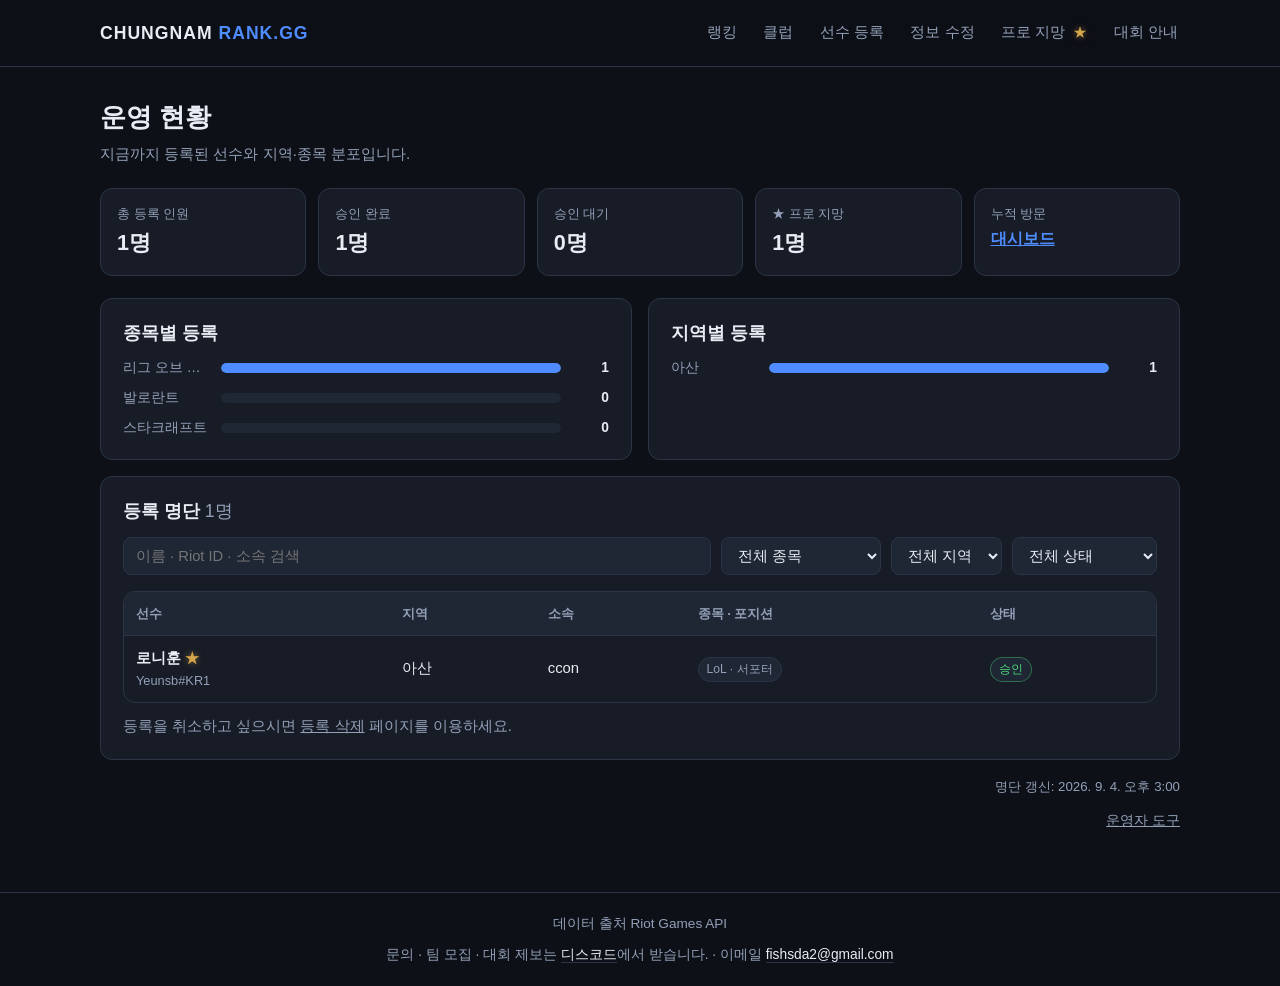
<file: admin.html>
<!DOCTYPE html>
<html lang="ko">
<head>
<meta charset="UTF-8">
<meta name="viewport" content="width=device-width, initial-scale=1">
<title>운영 현황 — 충남 아마추어 랭킹</title>
<meta name="robots" content="noindex">
<meta name="description" content="지금까지 등록된 선수와 지역·종목 분포입니다.">
<meta property="og:type" content="website">
<meta property="og:site_name" content="CHUNGNAM RANK.GG">
<meta property="og:locale" content="ko_KR">
<meta property="og:title" content="운영 현황 — 충남 아마추어 랭킹">
<meta property="og:description" content="지금까지 등록된 선수와 지역·종목 분포입니다.">
<meta property="og:url" content="https://fishsda2-alt.github.io/cne-arena/admin.html">
<meta property="og:image" content="https://fishsda2-alt.github.io/cne-arena/assets/og.png">
<meta property="og:image:width" content="1200">
<meta property="og:image:height" content="630">
<meta name="twitter:card" content="summary_large_image">
<link rel="canonical" href="https://fishsda2-alt.github.io/cne-arena/admin.html">
<link rel="stylesheet" href="css/style.css">
</head>
<body>

<header class="site-header">
  <div class="container">
    <a class="logo" href="index.html">CHUNGNAM <span>RANK.GG</span></a>
    <nav>
      <a href="index.html">랭킹</a>
      <a href="teams.html">클럽</a>
      <a href="register.html">선수 등록</a>
      <a href="edit.html">정보 수정</a>
      <a href="pro.html">프로 지망 <span class="star">★</span></a>
      <a href="events.html">대회 안내</a>
    </nav>
  </div>
</header>

<main>
  <div class="container">
    <div class="page-title">
      <h1>운영 현황</h1>
      <p>지금까지 등록된 선수와 지역·종목 분포입니다.</p>
    </div>

    <!-- ── 요약 ──────────────────────────────────────────── -->
    <section class="stats">
      <div class="stat"><div class="k">총 등록 인원</div><div class="v" id="sTotal">-</div></div>
      <div class="stat"><div class="k">승인 완료</div><div class="v" id="sApproved">-</div></div>
      <div class="stat"><div class="k">승인 대기</div><div class="v" id="sPending">-</div></div>
      <div class="stat"><div class="k">★ 프로 지망</div><div class="v" id="sPro">-</div></div>
      <div class="stat"><div class="k">누적 방문</div><div class="v small" id="sVisits">미설정</div></div>
    </section>

    <div class="grid-2 admin-grid">
      <section class="card">
        <h2>종목별 등록</h2>
        <div id="byGame" class="bars"></div>
      </section>

      <section class="card">
        <h2>지역별 등록</h2>
        <div id="byRegion" class="bars"></div>
      </section>
    </div>

    <!-- ── 관리 키 (운영자 도구를 열었을 때만 보입니다) ───── -->
    <section class="card manage-only">
      <h2>관리 키</h2>
      <p>★ 표시와 승인을 바꾸려면 관리 키가 필요합니다.
        입력한 키는 <strong>이 탭에서만</strong> 기억하고, 창을 닫으면 사라집니다.</p>
      <div class="field" style="margin-top:12px">
        <label for="fKey">관리 키</label>
        <input type="password" id="fKey" autocomplete="off" placeholder="Apps Script 속성에 넣어둔 값">
      </div>
      <div class="btn-row">
        <button class="btn" id="keyBtn" type="button">이 탭에서 기억하기</button>
        <button class="btn ghost" id="keyClear" type="button">지우기</button>
      </div>
      <p class="copied" id="keyMsg"></p>
    </section>

    <!-- ── 대회 제보 승인 (운영자 도구를 열었을 때만) ───── -->
    <section class="card manage-only" id="eventQueue">
      <h2>대회 제보 <span id="evCount" style="font-weight:400; color:var(--text-dim)"></span></h2>
      <p>사이트에서 들어온 제보입니다. <strong>승인해야 대회 안내에 나옵니다.</strong>
        접수 링크와 포스터를 눌러 확인한 뒤 처리하세요.</p>
      <div id="evQueueList" class="ev-list" style="margin-top:12px"></div>
      <div class="result-box" id="evAdminOk"><h3>처리했습니다</h3><p id="evAdminOkMsg"></p></div>
      <div class="result-box error" id="evAdminNg"><h3>처리하지 못했습니다</h3><p id="evAdminNgMsg"></p></div>
    </section>

    <!-- ── 명단 ──────────────────────────────────────────── -->
    <section class="card">
      <h2>등록 명단 <span id="count" style="font-weight:400; color:var(--text-dim)"></span></h2>

      <div class="controls" style="margin-top:12px">
        <input type="search" id="q" placeholder="이름 · Riot ID · 소속 검색">
        <select id="fGame"><option value="">전체 종목</option></select>
        <select id="fRegion"><option value="">전체 지역</option></select>
        <select id="fState">
          <option value="">전체 상태</option>
          <option value="pending">승인 대기만</option>
          <option value="pro">★ 프로 지망만</option>
        </select>
      </div>

      <div class="table-wrap">
        <table>
          <thead>
            <tr>
              <th>선수</th>
              <th class="hide-sm">지역</th>
              <th class="hide-sm">소속</th>
              <th>종목 · 포지션</th>
              <th>상태</th>
              <th class="manage-only">관리</th>
            </tr>
          </thead>
          <tbody id="tbody"></tbody>
        </table>
        <div class="empty" id="empty">불러오는 중…</div>
      </div>

      <div class="result-box" id="okBox"><h3>처리했습니다</h3><p id="okMsg"></p></div>
      <div class="result-box error" id="ngBox"><h3>처리하지 못했습니다</h3><p id="ngMsg"></p></div>

      <p class="foot-note">
        등록을 취소하고 싶으시면 <a href="remove.html">등록 삭제</a> 페이지를 이용하세요.
      </p>
    </section>

    <p class="updated" id="updated"></p>

    <p class="foot-note" style="text-align:right">
      <a href="#" id="manageToggle">운영자 도구</a>
    </p>
  </div>
</main>

<footer class="site-footer">
  <div class="container">
    <p>데이터 출처 Riot Games API</p>
    <p class="footer-contact" id="footerContact"></p>
  </div>
</footer>

<script src="js/config.js"></script>
<script src="js/analytics.js"></script>
<script src="js/site.js"></script>
<script src="js/admin.js"></script>
</body>
</html>
</file>
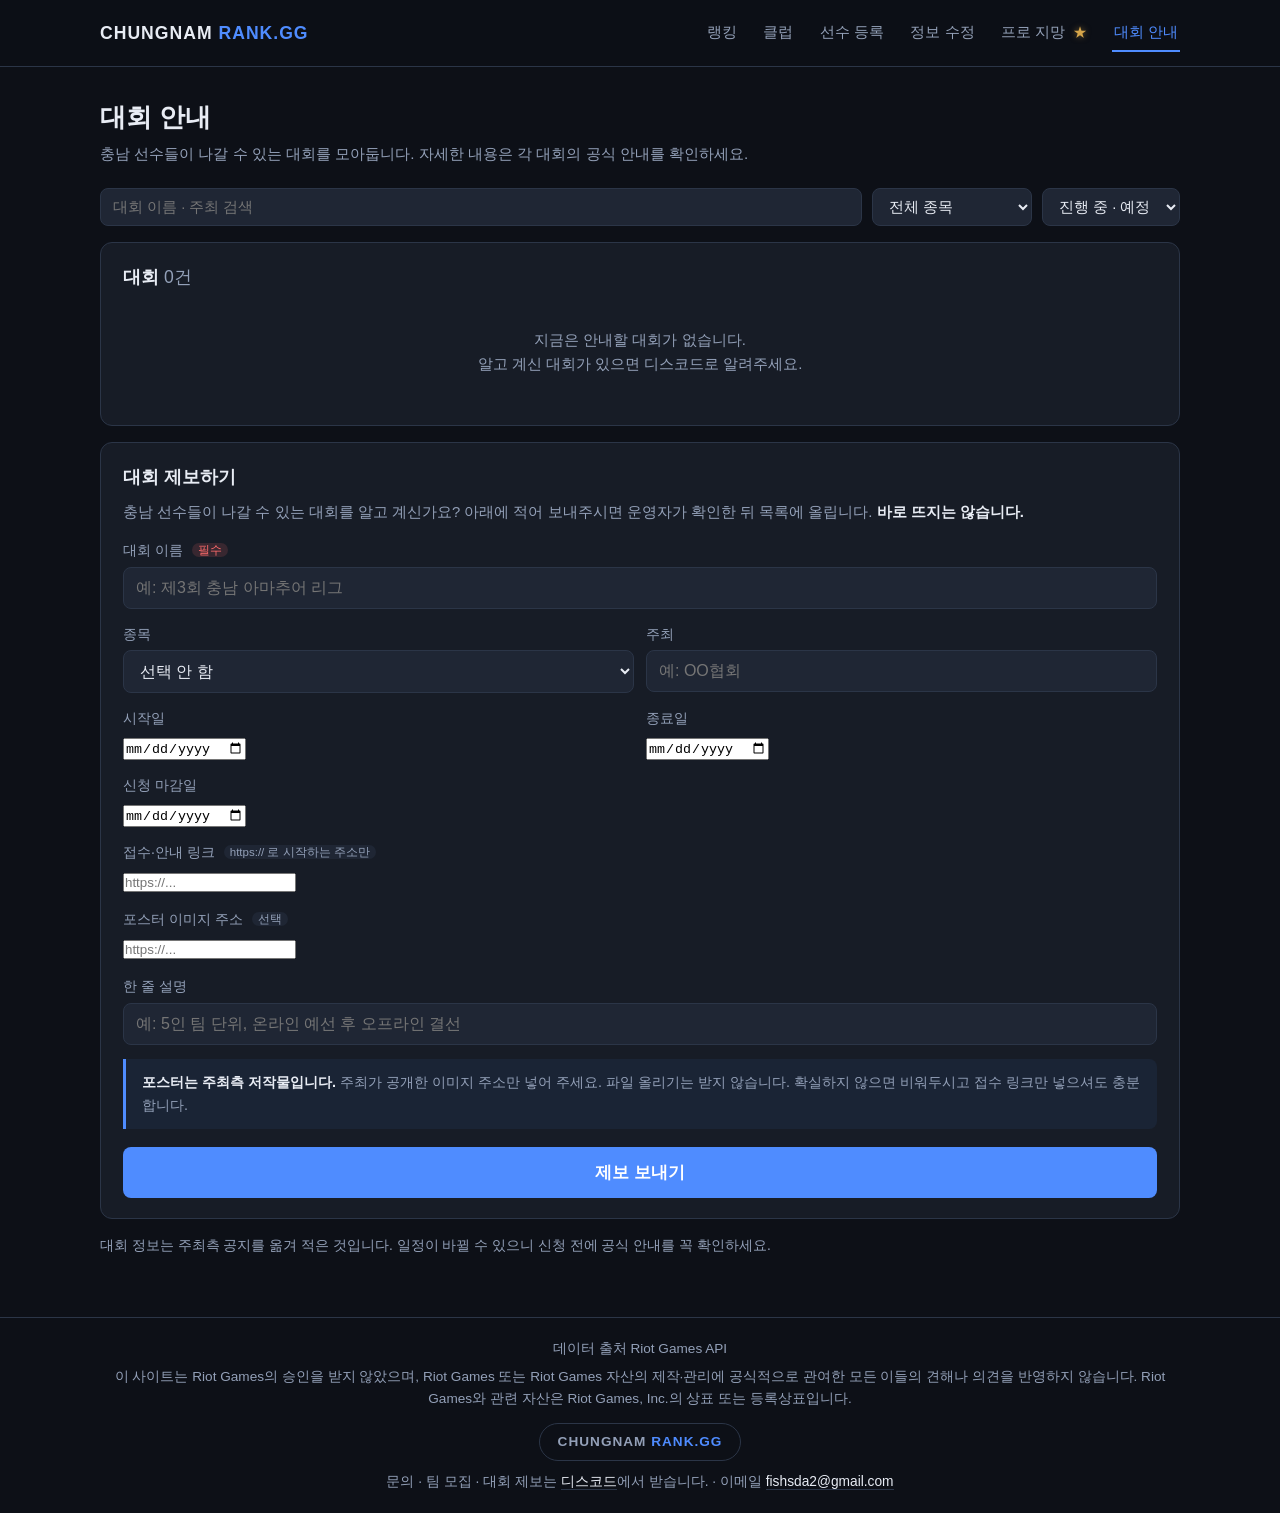
<file: events.html>
<!DOCTYPE html>
<html lang="ko">
<head>
<meta charset="UTF-8">
<meta name="viewport" content="width=device-width, initial-scale=1">
<title>대회 안내 — 충남 아마추어 랭킹</title>
<meta name="description" content="충남 선수들이 나갈 수 있는 e스포츠 대회 일정입니다. 기간·신청 마감·공식 안내를 모아둡니다.">
<meta property="og:type" content="website">
<meta property="og:site_name" content="CHUNGNAM RANK.GG">
<meta property="og:locale" content="ko_KR">
<meta property="og:title" content="대회 안내 — 충남 아마추어 랭킹">
<meta property="og:description" content="충남 선수들이 나갈 수 있는 e스포츠 대회 일정입니다. 기간·신청 마감·공식 안내를 모아둡니다.">
<meta property="og:url" content="https://fishsda2-alt.github.io/cne-arena/events.html">
<meta property="og:image" content="https://fishsda2-alt.github.io/cne-arena/assets/og.png">
<meta property="og:image:width" content="1200">
<meta property="og:image:height" content="630">
<meta name="twitter:card" content="summary_large_image">
<link rel="canonical" href="https://fishsda2-alt.github.io/cne-arena/events.html">
<link rel="stylesheet" href="css/style.css">
</head>
<body>

<header class="site-header">
  <div class="container">
    <a class="logo" href="index.html">CHUNGNAM <span>RANK.GG</span></a>
    <nav>
      <a href="index.html">랭킹</a>
      <a href="teams.html">클럽</a>
      <a href="register.html">선수 등록</a>
      <a href="edit.html">정보 수정</a>
      <a href="pro.html">프로 지망 <span class="star">★</span></a>
      <a href="events.html" class="active">대회 안내</a>
    </nav>
  </div>
</header>

<main>
  <div class="container">
    <div class="page-title">
      <h1>대회 안내</h1>
      <p>충남 선수들이 나갈 수 있는 대회를 모아둡니다. 자세한 내용은 각 대회의 공식 안내를 확인하세요.</p>
    </div>

    <div class="controls">
      <input type="search" id="q" placeholder="대회 이름 · 주최 검색">
      <select id="fGame"><option value="">전체 종목</option></select>
      <select id="fState">
        <option value="open">진행 중 · 예정</option>
        <option value="running">진행 중만</option>
        <option value="soon">예정만</option>
        <option value="ended">종료</option>
        <option value="">전체</option>
      </select>
    </div>

    <section class="card ev-box">
      <h2>대회 <span id="count" style="font-weight:400; color:var(--text-dim)"></span></h2>
      <div id="eventList" class="ev-list"></div>
      <p class="empty" id="eventEmpty" hidden></p>
    </section>

    <section class="card" id="submitCard">
      <h2>대회 제보하기</h2>
      <p>
        충남 선수들이 나갈 수 있는 대회를 알고 계신가요? 아래에 적어 보내주시면
        운영자가 확인한 뒤 목록에 올립니다. <strong>바로 뜨지는 않습니다.</strong>
      </p>

      <form id="evForm" novalidate style="margin-top:14px">
        <div class="field">
          <label for="eName">대회 이름 <span class="req">필수</span></label>
          <input type="text" id="eName" maxlength="60" autocomplete="off" placeholder="예: 제3회 충남 아마추어 리그">
          <p class="err" id="errName">대회 이름을 입력해 주세요.</p>
        </div>

        <div class="grid-2">
          <div class="field">
            <label for="eGame">종목</label>
            <select id="eGame"><option value="">선택 안 함</option></select>
          </div>
          <div class="field">
            <label for="eHost">주최</label>
            <input type="text" id="eHost" maxlength="40" autocomplete="off" placeholder="예: OO협회">
          </div>
        </div>

        <div class="grid-2">
          <div class="field">
            <label for="eStart">시작일</label>
            <input type="date" id="eStart">
          </div>
          <div class="field">
            <label for="eEnd">종료일</label>
            <input type="date" id="eEnd">
          </div>
        </div>

        <div class="field">
          <label for="eApply">신청 마감일</label>
          <input type="date" id="eApply">
          <p class="err" id="errDate">종료일이 시작일보다 빠릅니다.</p>
        </div>

        <div class="field">
          <label for="eUrl">접수·안내 링크 <span class="opt">https:// 로 시작하는 주소만</span></label>
          <input type="url" id="eUrl" maxlength="300" autocomplete="off" placeholder="https://...">
          <p class="err" id="errUrl">https:// 로 시작하는 주소를 넣어 주세요.</p>
        </div>

        <div class="field">
          <label for="ePoster">포스터 이미지 주소 <span class="opt">선택</span></label>
          <input type="url" id="ePoster" maxlength="300" autocomplete="off" placeholder="https://...">
          <p class="err" id="errPoster">https:// 로 시작하는 주소를 넣어 주세요.</p>
        </div>

        <div class="field">
          <label for="eNote">한 줄 설명</label>
          <input type="text" id="eNote" maxlength="120" autocomplete="off" placeholder="예: 5인 팀 단위, 온라인 예선 후 오프라인 결선">
        </div>

        <div class="notice">
          <strong>포스터는 주최측 저작물입니다.</strong> 주최가 공개한 이미지 주소만 넣어 주세요.
          파일 올리기는 받지 않습니다. 확실하지 않으면 비워두시고 접수 링크만 넣으셔도 충분합니다.
        </div>

        <button class="btn btn-lg" id="evSubmit" type="submit">제보 보내기</button>
      </form>

      <div class="result-box" id="evOk"><h3>보냈습니다</h3><p id="evOkMsg"></p></div>
      <div class="result-box error" id="evNg"><h3>보내지 못했습니다</h3><p id="evNgMsg"></p></div>
    </section>

    <p class="foot-note">
      대회 정보는 주최측 공지를 옮겨 적은 것입니다. 일정이 바뀔 수 있으니
      신청 전에 공식 안내를 꼭 확인하세요.
    </p>
  </div>
</main>

<footer class="site-footer">
  <div class="container">
    <p>데이터 출처 Riot Games API</p>
    <p style="margin-top:6px">
      이 사이트는 Riot Games의 승인을 받지 않았으며, Riot Games 또는 Riot Games 자산의
      제작·관리에 공식적으로 관여한 모든 이들의 견해나 의견을 반영하지 않습니다.
      Riot Games와 관련 자산은 Riot Games, Inc.의 상표 또는 등록상표입니다.
    </p>
    <p style="margin-top:14px">
      <a class="brand-btn" href="admin.html">CHUNGNAM <span>RANK.GG</span></a>
    </p>
    <p class="footer-contact" id="footerContact"></p>
  </div>
</footer>

<script src="js/config.js"></script>
<script src="js/analytics.js"></script>
<script src="js/site.js"></script>
<script src="js/events.js"></script>
<script>
  document.addEventListener("DOMContentLoaded", () => {
    renderEventsPage();
    setupEventForm();
  });
</script>
</body>
</html>
</file>
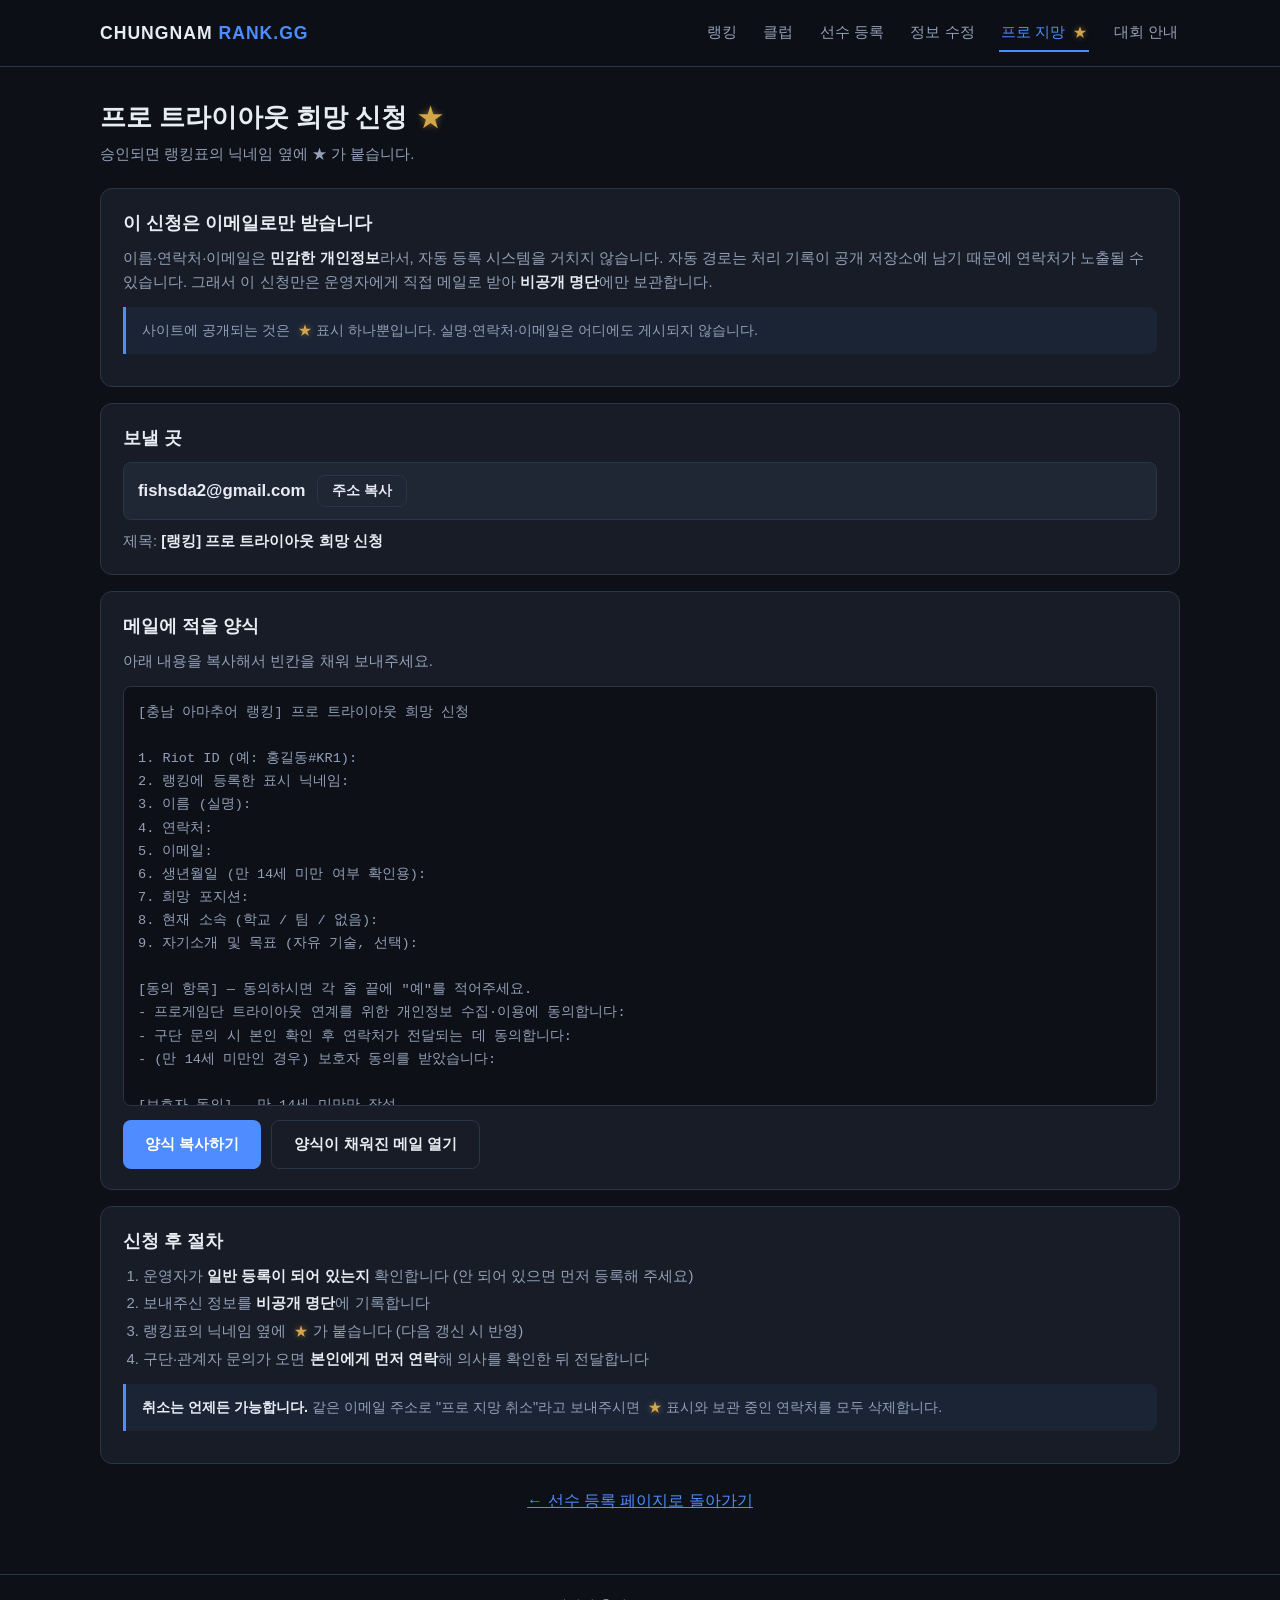
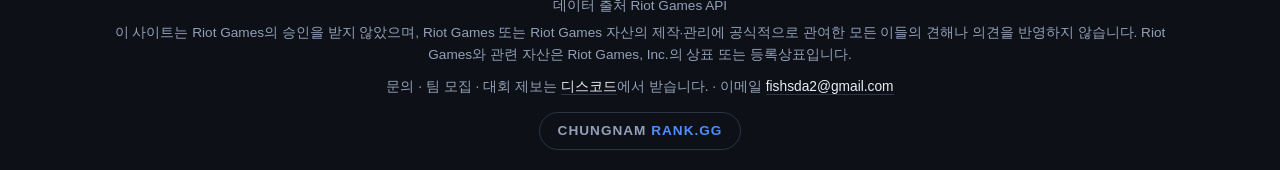
<file: pro.html>
<!DOCTYPE html>
<html lang="ko">
<head>
<meta charset="UTF-8">
<meta name="viewport" content="width=device-width, initial-scale=1">
<title>프로 트라이아웃 희망 신청 — 충남 아마추어 랭킹</title>
<meta name="description" content="프로게임단 트라이아웃을 목표로 하는 선수는 랭킹에 ★ 표시를 받을 수 있습니다.">
<meta property="og:type" content="website">
<meta property="og:site_name" content="CHUNGNAM RANK.GG">
<meta property="og:locale" content="ko_KR">
<meta property="og:title" content="프로 지망 신청 — 충남 아마추어 랭킹">
<meta property="og:description" content="프로게임단 트라이아웃을 목표로 하는 선수는 랭킹에 ★ 표시를 받을 수 있습니다.">
<meta property="og:url" content="https://fishsda2-alt.github.io/cne-arena/pro.html">
<meta property="og:image" content="https://fishsda2-alt.github.io/cne-arena/assets/og.png">
<meta property="og:image:width" content="1200">
<meta property="og:image:height" content="630">
<meta name="twitter:card" content="summary_large_image">
<link rel="canonical" href="https://fishsda2-alt.github.io/cne-arena/pro.html">
<link rel="stylesheet" href="css/style.css">
</head>
<body>

<header class="site-header">
  <div class="container">
    <a class="logo" href="index.html">CHUNGNAM <span>RANK.GG</span></a>
    <nav>
      <a href="index.html">랭킹</a>
      <a href="teams.html">클럽</a>
      <a href="register.html">선수 등록</a>
      <a href="edit.html">정보 수정</a>
      <a href="pro.html" class="active">프로 지망 <span class="star">★</span></a>
      <a href="events.html">대회 안내</a>
    </nav>
  </div>
</header>

<main>
  <div class="container">
    <div class="page-title">
      <h1>프로 트라이아웃 희망 신청 <span class="star">★</span></h1>
      <p>승인되면 랭킹표의 닉네임 옆에 ★ 가 붙습니다.</p>
    </div>

    <section class="card">
      <h2>이 신청은 이메일로만 받습니다</h2>
      <p>
        이름·연락처·이메일은 <strong>민감한 개인정보</strong>라서, 자동 등록 시스템을 거치지 않습니다.
        자동 경로는 처리 기록이 공개 저장소에 남기 때문에 연락처가 노출될 수 있습니다.
        그래서 이 신청만은 운영자에게 직접 메일로 받아 <strong>비공개 명단</strong>에만 보관합니다.
      </p>
      <div class="notice">
        사이트에 공개되는 것은 <span class="star">★</span> 표시 하나뿐입니다.
        실명·연락처·이메일은 어디에도 게시되지 않습니다.
      </div>
    </section>

    <section class="card">
      <h2>보낼 곳</h2>
      <div class="mail-to">
        <span id="mailAddr"></span>
        <button class="btn ghost btn-sm" id="copyMail">주소 복사</button>
      </div>
      <p style="margin-top:10px">제목: <strong>[랭킹] 프로 트라이아웃 희망 신청</strong></p>
    </section>

    <section class="card">
      <h2>메일에 적을 양식</h2>
      <p>아래 내용을 복사해서 빈칸을 채워 보내주세요.</p>

      <pre class="mail-preview" id="tpl">[충남 아마추어 랭킹] 프로 트라이아웃 희망 신청

1. Riot ID (예: 홍길동#KR1):
2. 랭킹에 등록한 표시 닉네임:
3. 이름 (실명):
4. 연락처:
5. 이메일:
6. 생년월일 (만 14세 미만 여부 확인용):
7. 희망 포지션:
8. 현재 소속 (학교 / 팀 / 없음):
9. 자기소개 및 목표 (자유 기술, 선택):

[동의 항목] — 동의하시면 각 줄 끝에 "예"를 적어주세요.
- 프로게임단 트라이아웃 연계를 위한 개인정보 수집·이용에 동의합니다:
- 구단 문의 시 본인 확인 후 연락처가 전달되는 데 동의합니다:
- (만 14세 미만인 경우) 보호자 동의를 받았습니다:

[보호자 동의] — 만 14세 미만만 작성
- 보호자 성함:
- 보호자 연락처:</pre>

      <div class="btn-row">
        <button class="btn" id="copyTpl">양식 복사하기</button>
        <a class="btn ghost" id="mailBtn" href="#">양식이 채워진 메일 열기</a>
      </div>
      <p class="copied" id="copied">복사했습니다</p>
    </section>

    <section class="card">
      <h2>신청 후 절차</h2>
      <ol>
        <li>운영자가 <strong>일반 등록이 되어 있는지</strong> 확인합니다 (안 되어 있으면 먼저 등록해 주세요)</li>
        <li>보내주신 정보를 <strong>비공개 명단</strong>에 기록합니다</li>
        <li>랭킹표의 닉네임 옆에 <span class="star">★</span> 가 붙습니다 (다음 갱신 시 반영)</li>
        <li>구단·관계자 문의가 오면 <strong>본인에게 먼저 연락</strong>해 의사를 확인한 뒤 전달합니다</li>
      </ol>
      <div class="notice">
        <strong>취소는 언제든 가능합니다.</strong> 같은 이메일 주소로 "프로 지망 취소"라고 보내주시면
        <span class="star">★</span> 표시와 보관 중인 연락처를 모두 삭제합니다.
      </div>
    </section>

    <p style="text-align:center; margin-top:24px">
      <a href="register.html">← 선수 등록 페이지로 돌아가기</a>
    </p>
  </div>
</main>

<footer class="site-footer">
  <div class="container">
    <p>데이터 출처 Riot Games API</p>
    <p style="margin-top:6px">
      이 사이트는 Riot Games의 승인을 받지 않았으며, Riot Games 또는 Riot Games 자산의
      제작·관리에 공식적으로 관여한 모든 이들의 견해나 의견을 반영하지 않습니다.
      Riot Games와 관련 자산은 Riot Games, Inc.의 상표 또는 등록상표입니다.
    </p>
    <p class="footer-contact" id="footerContact"></p>
    <p style="margin-top:14px">
      <a class="brand-btn" href="admin.html">CHUNGNAM <span>RANK.GG</span></a>
    </p>
  </div>
</footer>

<script src="js/config.js"></script>
<script src="js/analytics.js"></script>
<script src="js/site.js"></script>
<script>
document.addEventListener("DOMContentLoaded", () => {
  const addr = SITE.contact;
  document.getElementById("mailAddr").textContent = addr;

  const tpl = document.getElementById("tpl").textContent;
  document.getElementById("mailBtn").href =
    `mailto:${addr}?subject=${encodeURIComponent("[랭킹] 프로 트라이아웃 희망 신청")}` +
    `&body=${encodeURIComponent(tpl)}`;

  const copied = document.getElementById("copied");
  function flash(msg) {
    copied.textContent = msg;
    copied.classList.add("show");
    setTimeout(() => copied.classList.remove("show"), 2000);
  }

  async function copy(text, msg) {
    try {
      await navigator.clipboard.writeText(text);
      flash(msg);
    } catch {
      // 클립보드 권한이 없을 때는 직접 선택할 수 있게 안내합니다.
      flash("복사에 실패했습니다. 아래 내용을 직접 선택해 복사해 주세요.");
    }
  }

  document.getElementById("copyTpl").addEventListener("click", () => copy(tpl, "양식을 복사했습니다"));
  document.getElementById("copyMail").addEventListener("click", () => copy(addr, "주소를 복사했습니다"));
});
</script>
</body>
</html>
</file>
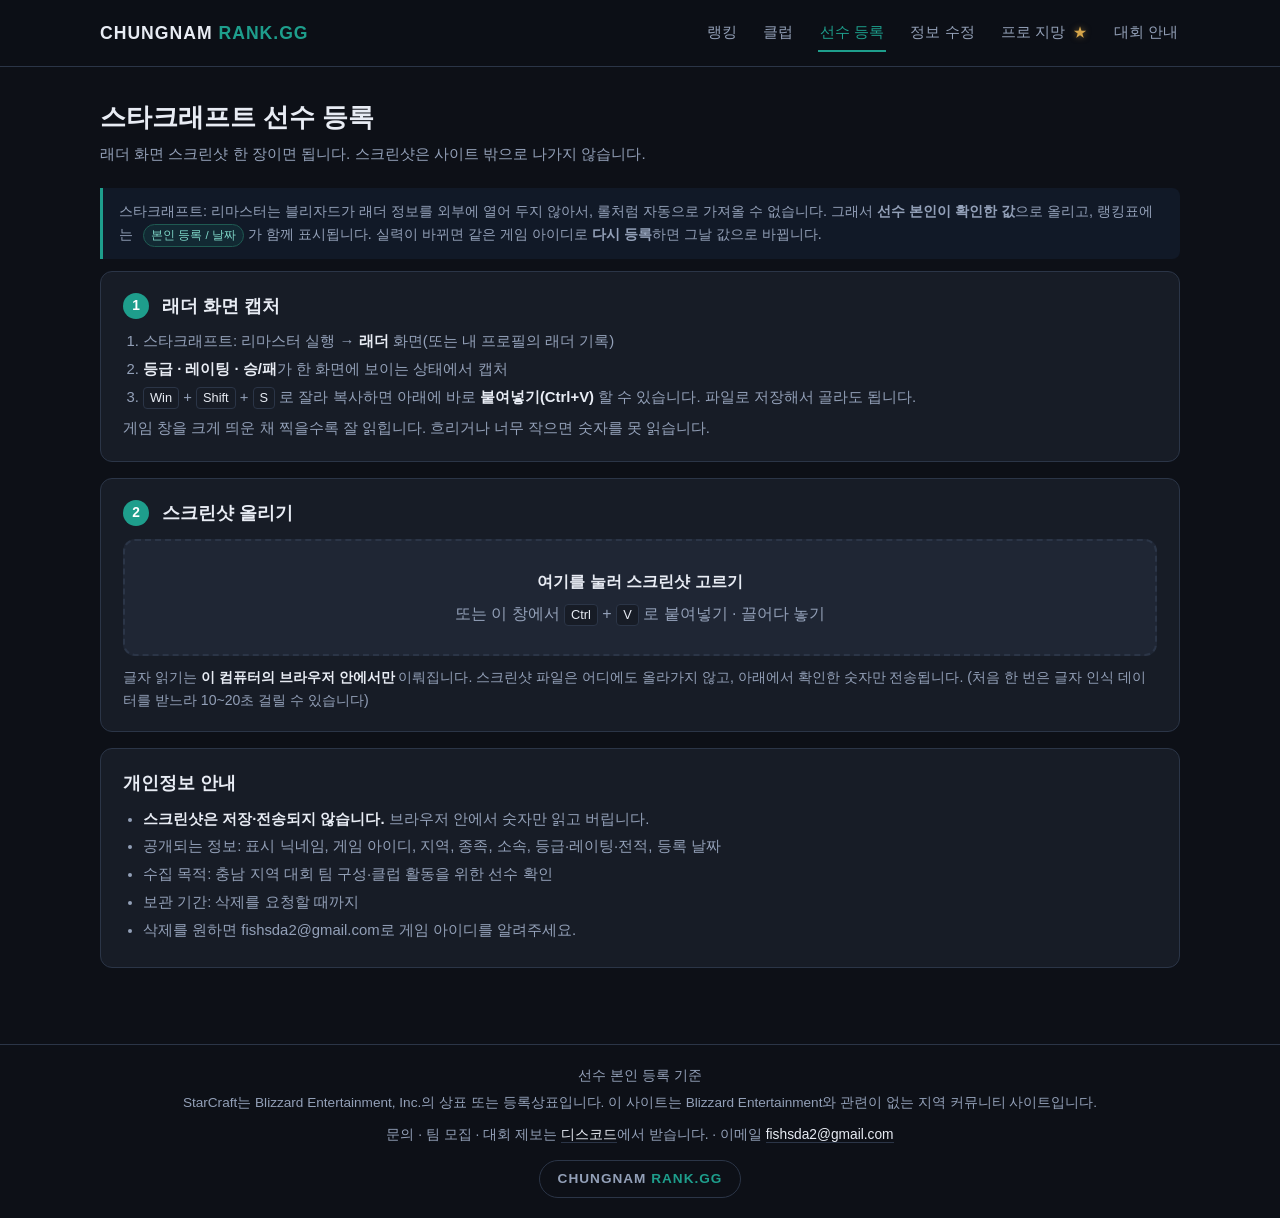
<file: scr.html>
<!DOCTYPE html>
<html lang="ko">
<head>
<meta charset="UTF-8">
<meta name="viewport" content="width=device-width, initial-scale=1">
<title>스타크래프트 선수 등록 — 충남 아마추어 랭킹</title>
<meta name="description" content="스타크래프트: 리마스터 래더 화면 스크린샷 한 장으로 등록합니다. 스크린샷은 사이트 밖으로 나가지 않습니다.">
<meta property="og:type" content="website">
<meta property="og:site_name" content="CHUNGNAM RANK.GG">
<meta property="og:locale" content="ko_KR">
<meta property="og:title" content="스타크래프트 선수 등록 — 충남 아마추어 랭킹">
<meta property="og:description" content="스타크래프트: 리마스터 래더 화면 스크린샷 한 장으로 등록합니다.">
<meta property="og:url" content="https://fishsda2-alt.github.io/cne-arena/scr.html">
<meta property="og:image" content="https://fishsda2-alt.github.io/cne-arena/assets/og.png">
<meta property="og:image:width" content="1200">
<meta property="og:image:height" content="630">
<meta name="twitter:card" content="summary_large_image">
<link rel="canonical" href="https://fishsda2-alt.github.io/cne-arena/scr.html">
<link rel="stylesheet" href="css/style.css">
</head>
<body>

<header class="site-header">
  <div class="container">
    <a class="logo" href="index.html">CHUNGNAM <span>RANK.GG</span></a>
    <nav>
      <a href="index.html">랭킹</a>
      <a href="teams.html">클럽</a>
      <a href="register.html" class="active">선수 등록</a>
      <a href="edit.html">정보 수정</a>
      <a href="pro.html">프로 지망 <span class="star">★</span></a>
      <a href="events.html">대회 안내</a>
    </nav>
  </div>
</header>

<main>
  <div class="container">
    <div class="page-title">
      <h1>스타크래프트 선수 등록</h1>
      <p>래더 화면 스크린샷 한 장이면 됩니다. 스크린샷은 사이트 밖으로 나가지 않습니다.</p>
    </div>

    <div class="notice">
      스타크래프트: 리마스터는 블리자드가 래더 정보를 외부에 열어 두지 않아서,
      롤처럼 자동으로 가져올 수 없습니다. 그래서 <strong>선수 본인이 확인한 값</strong>으로 올리고,
      랭킹표에는 <span class="badge self">본인 등록 / 날짜</span> 가 함께 표시됩니다.
      실력이 바뀌면 같은 게임 아이디로 <strong>다시 등록</strong>하면 그날 값으로 바뀝니다.
    </div>

    <!-- ── 1단계 ─────────────────────────────────────────── -->
    <section class="card">
      <h2><span class="step-no">1</span> 래더 화면 캡처</h2>
      <ol>
        <li>스타크래프트: 리마스터 실행 → <strong>래더</strong> 화면(또는 내 프로필의 래더 기록)</li>
        <li><strong>등급 · 레이팅 · 승/패</strong>가 한 화면에 보이는 상태에서 캡처</li>
        <li>
          <kbd>Win</kbd> + <kbd>Shift</kbd> + <kbd>S</kbd> 로 잘라 복사하면 아래에 바로
          <strong>붙여넣기(Ctrl+V)</strong> 할 수 있습니다. 파일로 저장해서 골라도 됩니다.
        </li>
      </ol>
      <p style="margin-top:8px">게임 창을 크게 띄운 채 찍을수록 잘 읽힙니다. 흐리거나 너무 작으면 숫자를 못 읽습니다.</p>
    </section>

    <!-- ── 2단계 ─────────────────────────────────────────── -->
    <section class="card">
      <h2><span class="step-no">2</span> 스크린샷 올리기</h2>

      <label class="shot-drop" id="shotDrop" tabindex="0">
        <input type="file" id="shotFile" accept="image/*" hidden>
        <strong>여기를 눌러 스크린샷 고르기</strong>
        <span>또는 이 창에서 <kbd>Ctrl</kbd> + <kbd>V</kbd> 로 붙여넣기 · 끌어다 놓기</span>
      </label>
      <p class="err" id="errShot">래더 화면 스크린샷을 먼저 올려 주세요.</p>

      <div class="ocr-status" id="ocrStatus" hidden>
        <div class="ocr-msg" id="ocrMsg">글자를 읽는 중…</div>
        <div class="ocr-bar"><span id="ocrBar"></span></div>
      </div>

      <p style="margin-top:10px; color:var(--text-dim); font-size:0.88rem">
        글자 읽기는 <strong>이 컴퓨터의 브라우저 안에서만</strong> 이뤄집니다.
        스크린샷 파일은 어디에도 올라가지 않고, 아래에서 확인한 숫자만 전송됩니다.
        (처음 한 번은 글자 인식 데이터를 받느라 10~20초 걸릴 수 있습니다)
      </p>
    </section>

    <form id="scrForm" novalidate>

      <!-- ── 3단계 ─────────────────────────────────────────── -->
      <section class="card" id="confirmCard" hidden>
        <h2><span class="step-no">3</span> 읽은 값 확인하기</h2>
        <p>
          왼쪽 스크린샷과 오른쪽 값을 <strong>한 칸씩 대조</strong>해 주세요.
          글자 인식은 자주 틀립니다. 다르면 직접 고치면 됩니다.
        </p>

        <div class="shot-grid">
          <div class="shot-preview">
            <img id="shotImg" alt="올린 래더 화면 스크린샷">
          </div>

          <div>
            <div class="field">
              <label for="fGrade">등급 <span class="req">필수</span> <span class="mark" id="mGrade"></span></label>
              <select id="fGrade"></select>
              <p class="err" id="errGrade">등급을 골라 주세요.</p>
            </div>
            <div class="field">
              <label for="fRating">레이팅 <span class="req">필수</span> <span class="mark" id="mRating"></span></label>
              <input type="text" id="fRating" inputmode="numeric" placeholder="예: 1856" autocomplete="off">
              <p class="err" id="errRating">레이팅을 숫자로 입력해 주세요. (배치 전이면 등급을 '배치 전'으로)</p>
            </div>
            <div class="grid-2">
              <div class="field">
                <label for="fWins">승 <span class="opt">선택</span> <span class="mark" id="mWins"></span></label>
                <input type="text" id="fWins" inputmode="numeric" placeholder="예: 120" autocomplete="off">
              </div>
              <div class="field">
                <label for="fLosses">패 <span class="opt">선택</span> <span class="mark" id="mLosses"></span></label>
                <input type="text" id="fLosses" inputmode="numeric" placeholder="예: 98" autocomplete="off">
              </div>
            </div>
            <p class="err" id="errWL">승·패는 숫자만 입력해 주세요.</p>
            <div class="field">
              <label for="fLadderRank">래더 순위 <span class="opt">선택</span> <span class="mark" id="mLadderRank"></span></label>
              <input type="text" id="fLadderRank" inputmode="numeric" placeholder="예: 1234 (몇 위)" autocomplete="off">
              <p class="err" id="errLadderRank">래더 순위는 1 이상의 숫자로 입력해 주세요.</p>
            </div>
          </div>
        </div>

        <details class="ocr-raw">
          <summary>읽어낸 글자 그대로 보기</summary>
          <pre id="ocrRaw"></pre>
        </details>
      </section>

      <!-- ── 4단계 ─────────────────────────────────────────── -->
      <section class="card" id="profileCard" hidden>
        <h2><span class="step-no">4</span> 선수 정보</h2>
        <p><strong>실명·연락처는 받지 않습니다.</strong></p>

        <div class="grid-2">
          <div class="field">
            <label for="fScrId">스타크래프트 게임 아이디 <span class="req">필수</span></label>
            <input type="text" id="fScrId" maxlength="24" placeholder="래더에 표시되는 이름" autocomplete="off">
            <p class="err" id="errScrId">게임 아이디를 입력해 주세요.</p>
          </div>
          <div class="field">
            <label for="fNick">랭킹에 표시할 닉네임 <span class="req">필수</span></label>
            <input type="text" id="fNick" maxlength="20" placeholder="본인이 원하는 대로" autocomplete="off">
            <p class="err" id="errNick">표시할 닉네임을 입력해 주세요.</p>
          </div>
        </div>

        <div class="grid-2">
          <div class="field">
            <label for="fRegion">지역 <span class="req">필수</span></label>
            <select id="fRegion"></select>
            <p class="err" id="errRegion">지역을 선택해 주세요.</p>
          </div>
          <div class="field">
            <label for="fRace">종족 <span class="req">필수</span></label>
            <select id="fRace"></select>
            <p class="err" id="errRace">종족을 선택해 주세요.</p>
          </div>
        </div>

        <div class="field">
          <label for="fTeam">소속 <span class="opt">선택</span></label>
          <input type="text" id="fTeam" maxlength="30" placeholder="클럽 / 팀 (없으면 비워두세요)" autocomplete="off">
        </div>

        <p style="color:var(--text-dim); font-size:0.88rem; margin-bottom:12px">
          같은 게임 아이디로 이미 등록돼 있으면 새 값으로 바뀝니다.
        </p>

        <div class="field check">
          <label>
            <input type="checkbox" id="fMatch">
            <span>위 등급·레이팅·전적이 <strong>제 스크린샷과 같은지 확인했습니다</strong></span>
          </label>
          <p class="err" id="errMatch">스크린샷과 한 칸씩 대조한 뒤 체크해 주세요.</p>
        </div>

        <div class="field check">
          <label>
            <input type="checkbox" id="fAgree">
            <span>표시 닉네임·게임 아이디·지역·종족·소속과 <strong>등급·레이팅·전적이 공개</strong>되는 데 동의합니다</span>
          </label>
          <p class="err" id="errAgree">동의해 주셔야 등록할 수 있습니다.</p>
        </div>

        <button class="btn btn-lg" id="submitBtn" type="submit">등록하기</button>

        <div class="result-box" id="okBox">
          <h3>접수되었습니다</h3>
          <p id="okMsg"></p>
        </div>
        <div class="result-box error" id="ngBox">
          <h3>등록하지 못했습니다</h3>
          <p id="ngMsg"></p>
        </div>
      </section>
    </form>

    <section class="card">
      <h2>개인정보 안내</h2>
      <ul>
        <li><strong>스크린샷은 저장·전송되지 않습니다.</strong> 브라우저 안에서 숫자만 읽고 버립니다.</li>
        <li>공개되는 정보: 표시 닉네임, 게임 아이디, 지역, 종족, 소속, 등급·레이팅·전적, 등록 날짜</li>
        <li>수집 목적: 충남 지역 대회 팀 구성·클럽 활동을 위한 선수 확인</li>
        <li>보관 기간: 삭제를 요청할 때까지</li>
        <li>삭제를 원하면 <span id="contact"></span>로 게임 아이디를 알려주세요.</li>
      </ul>
    </section>
  </div>
</main>

<footer class="site-footer">
  <div class="container">
    <p>선수 본인 등록 기준</p>
    <p style="margin-top:6px">
      StarCraft는 Blizzard Entertainment, Inc.의 상표 또는 등록상표입니다.
      이 사이트는 Blizzard Entertainment와 관련이 없는 지역 커뮤니티 사이트입니다.
    </p>
    <p class="footer-contact" id="footerContact"></p>
    <p style="margin-top:14px">
      <a class="brand-btn" href="admin.html">CHUNGNAM <span>RANK.GG</span></a>
    </p>
  </div>
</footer>

<script src="js/config.js"></script>
<script src="js/analytics.js"></script>
<script src="js/site.js"></script>
<script src="js/scr-parse.js"></script>
<script src="js/scr.js"></script>
</body>
</html>
</file>
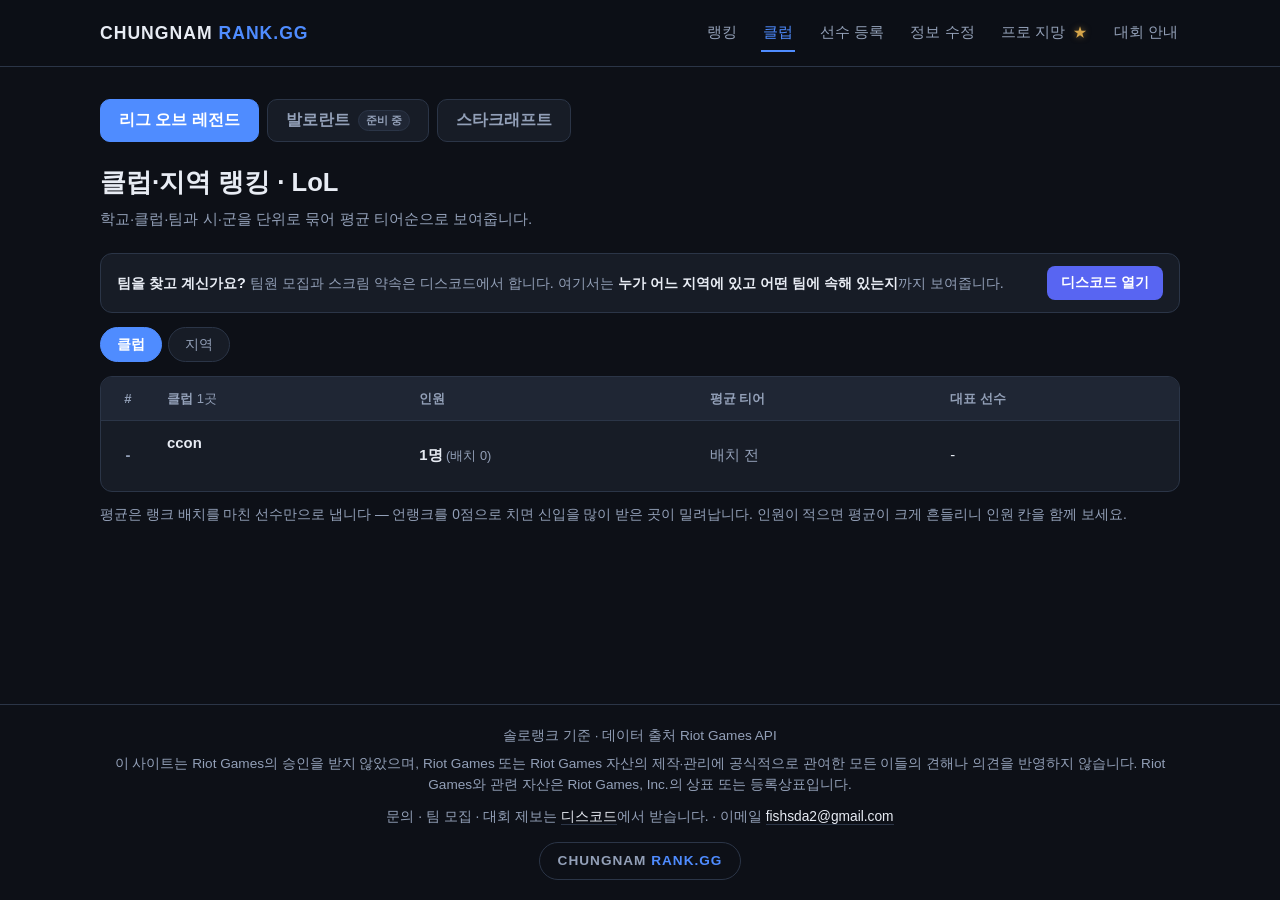
<file: teams.html>
<!DOCTYPE html>
<html lang="ko">
<head>
<meta charset="UTF-8">
<meta name="viewport" content="width=device-width, initial-scale=1">
<title>클럽·지역 랭킹 — 충남 아마추어 랭킹</title>
<meta name="description" content="학교·클럽 단위, 시·군 단위 순위입니다. 평균 티어와 인원, 대표 선수를 함께 봅니다.">
<meta property="og:type" content="website">
<meta property="og:site_name" content="CHUNGNAM RANK.GG">
<meta property="og:locale" content="ko_KR">
<meta property="og:title" content="클럽·지역 랭킹 — 충남 아마추어 랭킹">
<meta property="og:description" content="학교·클럽 단위, 시·군 단위 순위입니다. 평균 티어와 인원, 대표 선수를 함께 봅니다.">
<meta property="og:url" content="https://fishsda2-alt.github.io/cne-arena/teams.html">
<meta property="og:image" content="https://fishsda2-alt.github.io/cne-arena/assets/og.png">
<meta property="og:image:width" content="1200">
<meta property="og:image:height" content="630">
<meta name="twitter:card" content="summary_large_image">
<link rel="canonical" href="https://fishsda2-alt.github.io/cne-arena/teams.html">
<link rel="stylesheet" href="css/style.css">
</head>
<body>

<header class="site-header">
  <div class="container">
    <a class="logo" href="index.html">CHUNGNAM <span>RANK.GG</span></a>
    <nav>
      <a href="index.html">랭킹</a>
      <a href="teams.html" class="active">클럽</a>
      <a href="register.html">선수 등록</a>
      <a href="edit.html">정보 수정</a>
      <a href="pro.html">프로 지망 <span class="star">★</span></a>
      <a href="events.html">대회 안내</a>
    </nav>
  </div>
</header>

<main>
  <div class="container">
    <nav class="game-tabs" id="gameTabs" aria-label="종목 선택"></nav>

    <div class="page-title">
      <h1 id="pageTitle">클럽·지역 랭킹</h1>
      <p id="pageDesc">학교·클럽·팀과 시·군을 단위로 묶어 평균 티어순으로 보여줍니다.</p>
    </div>

    <section class="card notice-card" id="gameNotice" hidden>
      <h2 id="noticeTitle"></h2>
      <div id="noticeBody"></div>
    </section>

    <div id="liveArea">
      <div class="sample-bar" id="sampleBar" hidden>
        <div>
          <strong>예시 화면입니다.</strong>
          아래 클럽·지역은 <strong>실재하지 않는 가짜 데이터</strong>로,
          선수가 모이면 어떤 모습인지 보여주기 위한 것입니다.
        </div>
        <a class="btn btn-sm" href="teams.html">실제 랭킹 보기</a>
      </div>

      <div class="discord-bar" id="discordBar" hidden></div>

      <div class="tabs" id="modeTabs">
        <button data-mode="team" class="active">클럽</button>
        <button data-mode="region">지역</button>
      </div>

      <div class="table-wrap">
        <table>
          <thead>
            <tr>
              <th class="rank-no">#</th>
              <th id="thGroup">클럽 <span id="count" style="font-weight:400"></span></th>
              <th>인원</th>
              <th>평균 티어</th>
              <th class="hide-sm">대표 선수</th>
            </tr>
          </thead>
          <tbody id="tbody"></tbody>
        </table>
        <div class="empty" id="empty">불러오는 중…</div>
      </div>

      <p class="foot-note" id="note"></p>
    </div>
  </div>
</main>

<footer class="site-footer">
  <div class="container">
    <p><span id="basis">솔로랭크 기준</span> · <span id="source">데이터 출처 Riot Games API</span></p>
    <p style="margin-top:6px">
      이 사이트는 Riot Games의 승인을 받지 않았으며, Riot Games 또는 Riot Games 자산의
      제작·관리에 공식적으로 관여한 모든 이들의 견해나 의견을 반영하지 않습니다.
      Riot Games와 관련 자산은 Riot Games, Inc.의 상표 또는 등록상표입니다.
    </p>
    <p class="footer-contact" id="footerContact"></p>
    <p style="margin-top:14px">
      <a class="brand-btn" href="admin.html">CHUNGNAM <span>RANK.GG</span></a>
    </p>
  </div>
</footer>

<script src="js/config.js"></script>
<script src="js/analytics.js"></script>
<script src="js/site.js"></script>
<script src="js/events.js"></script>
<script src="js/teams.js"></script>
</body>
</html>
</file>
<file: css/style.css>
/* ===== 충남 아마추어 랭킹 ===== */
:root {
  --bg: #0d1017;
  --surface: #171c26;
  --surface-2: #1f2634;
  --border: #2b3547;
  --text: #e8ecf4;
  --text-dim: #93a0b8;
  --accent: #4f8cff;
  --accent-hover: #6da1ff;
  --gold: #d5a54a;
  --up: #4cd97b;
  --down: #ff6b6b;
  --radius: 12px;
}

* { margin: 0; padding: 0; box-sizing: border-box; }

/* hidden 속성이 항상 이기게 합니다.
   브라우저 기본값은 [hidden]{display:none} 인데 우선순위가 가장 낮아서,
   .modal{display:flex} 처럼 display 를 지정한 클래스가 있으면 그냥 무시됩니다.
   실제로 상세 모달이 늘 떠 있는 사고가 났습니다. */
[hidden] { display: none !important; }

body {
  font-family: "Segoe UI", "Malgun Gothic", "맑은 고딕", sans-serif;
  background: var(--bg);
  color: var(--text);
  line-height: 1.6;
  min-height: 100vh;
  display: flex;
  flex-direction: column;
}

a { color: var(--accent); }
.container { width: min(1080px, 94%); margin: 0 auto; }

/* ----- 헤더 ----- */
.site-header {
  background: rgba(13, 16, 23, 0.95);
  border-bottom: 1px solid var(--border);
  position: sticky; top: 0; z-index: 20;
  backdrop-filter: blur(6px);
}
.site-header .container {
  display: flex; align-items: center; justify-content: space-between;
  padding: 14px 0; gap: 12px;
}
.logo { font-weight: 800; font-size: 1.1rem; letter-spacing: 1px; text-decoration: none; color: var(--text); }
.logo span { color: var(--accent); }
.site-header nav a {
  color: var(--text-dim); text-decoration: none; margin-left: 18px;
  font-size: 0.94rem; padding: 6px 2px; border-bottom: 2px solid transparent;
  /* 좁은 화면에서 메뉴가 두 줄이 되더라도 낱말 가운데서 끊기지 않게 */
  white-space: nowrap; display: inline-block;
}
.site-header nav a:hover { color: var(--text); }
.site-header nav a.active { color: var(--accent); border-bottom-color: var(--accent); }

main { flex: 1; padding: 30px 0 60px; }

.page-title { margin-bottom: 22px; }
.page-title h1 { font-size: 1.6rem; margin-bottom: 4px; }
.page-title p { color: var(--text-dim); font-size: 0.95rem; }

/* ----- 종목 선택 ----- */
/* 정렬 탭(.tabs)보다 한 단계 위의 축이라, 더 크고 각지게 해서 구분합니다. */
.game-tabs { display: flex; gap: 8px; flex-wrap: wrap; margin: 2px 0 20px; }
.game-tabs button {
  display: inline-flex; align-items: center; gap: 8px;
  background: var(--surface); color: var(--text-dim);
  border: 1px solid var(--border); border-radius: 10px;
  padding: 10px 18px; font-size: 1rem; font-weight: 600;
  cursor: pointer; font-family: inherit;
  transition: color .15s, border-color .15s, background .15s;
}
.game-tabs button:hover { color: var(--text); border-color: var(--accent); }
.game-tabs button.active { background: var(--accent); border-color: var(--accent); color: #fff; }
.game-tabs .soon {
  font-size: 0.7rem; font-weight: 600; padding: 2px 7px; border-radius: 999px;
  background: var(--surface-2); color: var(--text-dim); border: 1px solid var(--border);
}
.game-tabs button.active .soon { background: rgba(255,255,255,.2); color: #fff; border-color: transparent; }
/* 폼 안에서 쓸 때 (등록·수정 페이지) */
.game-tabs.pick { margin: 0; }
.game-tabs.pick button { padding: 9px 16px; font-size: 0.94rem; }

/* 아직 열지 않은 종목 안내 */
.notice-card { border-left: 3px solid var(--accent); }
.notice-card p { margin-top: 10px; }

/* ----- 요약 카드 ----- */
.stats {
  display: grid; grid-template-columns: repeat(auto-fit, minmax(140px, 1fr));
  gap: 12px; margin-bottom: 22px;
}
.stat {
  background: var(--surface); border: 1px solid var(--border);
  border-radius: var(--radius); padding: 14px 16px;
}
.stat .k { color: var(--text-dim); font-size: 0.82rem; }
.stat .v { font-size: 1.35rem; font-weight: 700; margin-top: 2px; }
.stat .v.small { font-size: 1rem; font-weight: 600; }

/* ----- 컨트롤 ----- */
.controls {
  display: flex; flex-wrap: wrap; gap: 10px; margin-bottom: 16px;
}
.controls input, .controls select {
  background: var(--surface-2); color: var(--text);
  border: 1px solid var(--border); border-radius: 8px;
  padding: 9px 12px; font-size: 0.92rem; font-family: inherit;
}
.controls input { flex: 1 1 200px; min-width: 0; }
.controls input:focus, .controls select:focus { outline: none; border-color: var(--accent); }

.tabs { display: flex; gap: 6px; margin-bottom: 14px; flex-wrap: wrap; }
.tabs button {
  background: var(--surface); color: var(--text-dim);
  border: 1px solid var(--border); border-radius: 999px;
  padding: 7px 16px; font-size: 0.9rem; cursor: pointer; font-family: inherit;
}
.tabs button:hover { color: var(--text); }
.tabs button.active { background: var(--accent); border-color: var(--accent); color: #fff; font-weight: 600; }

/* 클럽 랭킹 — 펼친 소속 선수 목록 */
#tbody tr.clickable .more {
  color: var(--text-dim); font-size: 0.78rem; margin-left: 8px; opacity: 0; transition: opacity .15s;
}
#tbody tr.clickable:hover .more, #tbody tr.clickable.open .more { opacity: 1; }
#tbody tr.clickable.open .more::after { content: " 접기"; }
#tbody tr.clickable.open .more { font-size: 0; }
#tbody tr.clickable.open .more::after { font-size: 0.78rem; }
tr.roster td { background: var(--bg); padding: 10px 12px; }
.roster-list { display: grid; grid-template-columns: repeat(auto-fill, minmax(210px, 1fr)); gap: 8px; }
.rm {
  display: flex; align-items: center; gap: 8px; text-decoration: none;
  background: var(--surface-2); border: 1px solid var(--border);
  border-radius: 8px; padding: 8px 11px; color: var(--text); font-size: 0.88rem;
}
.rm:hover { border-color: var(--accent); }
.rm-name { font-weight: 600; }
.rm-pos { color: var(--text-dim); font-size: 0.8rem; }
.rm-tier { margin-left: auto; color: var(--text-dim); font-size: 0.8rem; white-space: nowrap; }

/* ----- 대회 안내 ----- */
.ev-box h2 { font-size: 1rem; margin-bottom: 12px; }
.ev-list { display: flex; flex-direction: column; gap: 12px; }
.ev {
  display: flex; gap: 14px; align-items: stretch;
  background: var(--surface-2); border: 1px solid var(--border);
  border-radius: 10px; padding: 14px 16px;
}
.ev-poster { width: 84px; border-radius: 8px; object-fit: cover; flex: none; align-self: flex-start; }
.ev-body { min-width: 0; flex: 1; }
.ev-top { display: flex; align-items: center; gap: 8px; flex-wrap: wrap; }
.ev-name { font-weight: 700; font-size: 1rem; }
.ev-meta { color: var(--text-dim); font-size: 0.86rem; margin-top: 4px; }
.ev-note { color: var(--text-dim); font-size: 0.88rem; margin-top: 6px; }
.ev-foot { display: flex; align-items: center; gap: 10px; flex-wrap: wrap; margin-top: 10px; }
.ev-apply { font-size: 0.84rem; color: var(--gold); }
.ev-apply.done { color: var(--text-dim); }

.ev-box + .ev-box { margin-top: 16px; }
.ev-box .empty { padding: 28px 12px; }
/* 지난 대회는 눈에 덜 띄게 — 있다는 것만 알면 됩니다 */
.ev-list.past .ev { opacity: .62; }
.ev-list.past .ev:hover { opacity: 1; }

/* 팀 모집은 디스코드에서 */
.discord-bar {
  display: flex; align-items: center; justify-content: space-between; gap: 14px;
  flex-wrap: wrap; margin-bottom: 14px; padding: 12px 16px;
  border: 1px solid var(--border); border-radius: var(--radius);
  background: var(--surface); color: var(--text-dim);
  font-size: 0.9rem; line-height: 1.6;
}
.discord-bar strong { color: var(--text); }
.discord-bar .btn { background: #5865f2; flex: none; }
.discord-bar .btn:hover { background: #6b77f5; }

@media (max-width: 560px) {
  .ev { flex-direction: column; }
  .ev-poster { width: 100%; max-height: 180px; }
}

/* 예시 데이터를 보고 있다는 표시 */
.sample-bar {
  display: flex; align-items: center; justify-content: space-between; gap: 14px;
  flex-wrap: wrap; margin-bottom: 14px; padding: 12px 16px;
  border: 1px solid var(--gold); border-radius: var(--radius);
  background: rgba(213, 165, 74, 0.1);
  color: var(--text-dim); font-size: 0.9rem; line-height: 1.6;
}
.sample-bar strong { color: var(--gold); }
.sample-bar .btn { background: var(--gold); color: #1b1405; flex: none; }
.sample-bar .btn:hover { background: #e8bd63; }

/* 아직 선수가 적을 때의 안내 */
.intro-card { border-left: 3px solid var(--accent); }
.intro-card ul { margin-top: 10px; }

/* 티어 분포 */
.card.dist { padding: 16px 20px; margin-bottom: 14px; }
.card.dist h2 { font-size: 0.95rem; margin-bottom: 2px; }
.card.dist h2 span { font-weight: 400; color: var(--text-dim); font-size: 0.85rem; margin-left: 6px; }

/* ----- 랭킹 표 ----- */
.table-wrap {
  background: var(--surface); border: 1px solid var(--border);
  border-radius: var(--radius); overflow: hidden;
}
table { width: 100%; border-collapse: collapse; }
thead th {
  background: var(--surface-2); color: var(--text-dim);
  font-size: 0.82rem; font-weight: 600; text-align: left;
  padding: 11px 12px; white-space: nowrap;
}
tbody td { padding: 11px 12px; border-top: 1px solid var(--border); font-size: 0.93rem; }
tbody tr:hover { background: rgba(79, 140, 255, 0.06); }

.rank-no { font-weight: 700; width: 54px; text-align: center; color: var(--text-dim); }
.rank-no.top1 { color: var(--gold); font-size: 1.1rem; }
.rank-no.top2 { color: #cfd6e4; }
.rank-no.top3 { color: #c08457; }

.player { display: flex; align-items: center; gap: 10px; min-width: 0; }
.player img, .player .noimg {
  width: 34px; height: 34px; border-radius: 8px; flex: none;
  background: var(--surface-2); border: 1px solid var(--border);
}
.player .who { min-width: 0; }
.player .nm { font-weight: 600; display: block; }
.player .id {
  color: var(--text-dim); font-size: 0.8rem;
  display: block; overflow: hidden; text-overflow: ellipsis; white-space: nowrap; max-width: 190px;
}

.tier { display: flex; align-items: center; gap: 7px; white-space: nowrap; }
.tier .dot { width: 9px; height: 9px; border-radius: 50%; flex: none; }
.tier .lp { color: var(--text-dim); font-size: 0.85rem; }

.delta { font-size: 0.85rem; white-space: nowrap; }
.delta.up { color: var(--up); }
.delta.down { color: var(--down); }
.delta.zero { color: var(--text-dim); }

.wl { white-space: nowrap; }
.wl .w { color: var(--up); }
.wl .l { color: var(--down); }
.wr { font-weight: 600; }
.wr.hi { color: var(--up); }
.wr.lo { color: var(--down); }

/* 프로 트라이아웃 희망 선수 표시 */
.star {
  color: var(--gold); margin-left: 4px; font-size: 0.95em;
  text-shadow: 0 0 6px rgba(213, 165, 74, 0.5); cursor: help;
}

.badge {
  display: inline-block; font-size: 0.72rem; padding: 1px 7px;
  border-radius: 999px; border: 1px solid var(--border);
  color: var(--text-dim); margin-left: 6px; vertical-align: middle;
}
.badge.hot { color: #ffb454; border-color: #6b4a1e; background: rgba(255,180,84,.1); }
.badge.stale { color: var(--text-dim); }

.empty { padding: 48px 20px; text-align: center; color: var(--text-dim); }
.updated { color: var(--text-dim); font-size: 0.83rem; margin-top: 12px; text-align: right; }

/* ----- 선수 상세 ----- */
.modal { position: fixed; inset: 0; z-index: 50; display: flex; align-items: center; justify-content: center; padding: 16px; }
.modal-back { position: absolute; inset: 0; background: rgba(0,0,0,.6); backdrop-filter: blur(2px); }
.modal-card {
  position: relative; width: min(620px, 100%); max-height: 88vh; overflow-y: auto;
  background: var(--surface); border: 1px solid var(--border);
  border-radius: var(--radius); padding: 22px 24px;
}
.modal-x {
  position: absolute; top: 10px; right: 12px; background: none; border: none;
  color: var(--text-dim); font-size: 1.6rem; line-height: 1; cursor: pointer; padding: 4px 8px;
}
.modal-x:hover { color: var(--text); }

.p-head { display: flex; gap: 14px; align-items: center; margin-bottom: 16px; }
.p-head img { width: 62px; height: 62px; border-radius: 12px; flex: none; background: var(--surface-2); border: 1px solid var(--border); }
.p-who { min-width: 0; }
.p-name { font-size: 1.25rem; font-weight: 800; }
.p-id { color: var(--text-dim); font-size: 0.86rem; }
.p-meta { color: var(--text-dim); font-size: 0.86rem; margin-top: 3px; }

.p-stats { display: grid; grid-template-columns: repeat(auto-fit, minmax(120px, 1fr)); gap: 10px; margin-bottom: 18px; }
.p-stats .s { background: var(--surface-2); border: 1px solid var(--border); border-radius: 10px; padding: 10px 12px; }
.p-stats .s .k { color: var(--text-dim); font-size: 0.78rem; }
.p-stats .s .v { font-weight: 700; margin-top: 2px; }
.p-stats .s .v.sm { font-size: 0.92rem; }

.p-h3 { font-size: 0.95rem; margin-bottom: 8px; }
.p-h3 span { font-weight: 400; color: var(--text-dim); font-size: 0.84rem; margin-left: 6px; }
.p-chart { background: var(--surface-2); border: 1px solid var(--border); border-radius: 10px; padding: 12px; }
.p-chart svg { display: block; width: 100%; height: auto; }
.p-chart .note { color: var(--text-dim); font-size: 0.88rem; text-align: center; padding: 22px 8px; }

/* 이름을 누를 수 있다는 표시 */
tbody tr.clickable { cursor: pointer; }
tbody tr.clickable:hover .nm { color: var(--accent); }

@media (max-width: 560px) {
  .modal-card { padding: 18px 16px; }
  .p-head img { width: 50px; height: 50px; }
}

/* ----- 카드 / 안내 ----- */
.card {
  background: var(--surface); border: 1px solid var(--border);
  border-radius: var(--radius); padding: 20px 22px; margin-bottom: 16px;
}
.card h2 { font-size: 1.1rem; margin-bottom: 10px; }
.card h3 { font-size: 0.98rem; margin: 16px 0 6px; }
.card p, .card li { color: var(--text-dim); font-size: 0.93rem; }
.card ol, .card ul { padding-left: 20px; }
.card li { margin: 4px 0; }
.card strong { color: var(--text); }

.card h2 .step-no {
  display: inline-flex; align-items: center; justify-content: center;
  width: 26px; height: 26px; border-radius: 50%;
  background: var(--accent); color: #fff;
  font-size: 0.86rem; font-weight: 700; margin-right: 8px;
  vertical-align: 2px;
}

.field { margin-bottom: 14px; }
.field label { display: block; font-size: 0.88rem; margin-bottom: 5px; color: var(--text-dim); }
.field input[type="text"], .field select {
  width: 100%; background: var(--surface-2); color: var(--text);
  border: 1px solid var(--border); border-radius: 8px;
  padding: 11px 12px; font-size: 1rem; font-family: inherit;
}
.field input:focus, .field select:focus { outline: none; border-color: var(--accent); }

.req, .opt {
  font-size: 0.72rem; padding: 1px 6px; border-radius: 999px;
  margin-left: 5px; vertical-align: 1px;
}
.req { background: rgba(255,107,107,.14); color: var(--down); }
.opt { background: var(--surface-2); color: var(--text-dim); }

.grid-2 { display: grid; grid-template-columns: 1fr 1fr; gap: 0 12px; }
@media (max-width: 560px) { .grid-2 { grid-template-columns: 1fr; } }

/* 체크박스 항목 */
.field.check label {
  display: flex; align-items: flex-start; gap: 9px;
  color: var(--text); font-size: 0.92rem; cursor: pointer; margin-bottom: 0;
}
.field.check input[type="checkbox"] {
  width: 18px; height: 18px; margin-top: 2px; flex: none;
  accent-color: var(--accent); cursor: pointer;
}

/* 입력 오류 문구 */
.err {
  display: none; color: var(--down); font-size: 0.84rem; margin-top: 5px;
}
.err.show { display: block; }

/* 제출 결과 */
.result-box {
  display: none; margin-top: 16px; padding: 16px 18px;
  border-radius: var(--radius); border: 1px solid var(--up);
  background: rgba(76, 217, 123, 0.08);
}
.result-box.show { display: block; }
.result-box.error { border-color: var(--down); background: rgba(255, 107, 107, 0.08); }
.result-box h3 { margin: 0 0 6px; font-size: 1rem; color: var(--up); }
.result-box.error h3 { color: var(--down); }
.result-box p { color: var(--text); font-size: 0.92rem; }

.mail-preview {
  margin-top: 12px; padding: 14px; border-radius: 8px;
  background: var(--bg); border: 1px solid var(--border);
  color: var(--text-dim); font-size: 0.85rem; line-height: 1.7;
  font-family: "Consolas", "D2Coding", monospace;
  white-space: pre-wrap; word-break: break-word;
  max-height: 420px; overflow-y: auto;
}

.mail-to {
  display: flex; align-items: center; gap: 12px; flex-wrap: wrap;
  background: var(--surface-2); border: 1px solid var(--border);
  border-radius: 8px; padding: 12px 14px;
  font-size: 1.05rem; font-weight: 600; word-break: break-all;
}
.btn-row { display: flex; gap: 10px; margin-top: 14px; flex-wrap: wrap; }
.copied {
  display: none; margin-top: 10px; color: var(--up); font-size: 0.88rem;
}
.copied.show { display: block; }

.btn {
  display: inline-block; background: var(--accent); color: #fff;
  border: none; border-radius: 8px; padding: 11px 22px;
  font-size: 0.96rem; font-weight: 600; cursor: pointer;
  text-decoration: none; font-family: inherit;
}
.btn:hover { background: var(--accent-hover); }
.btn.ghost { background: transparent; border: 1px solid var(--border); color: var(--text); }
.btn.btn-lg { width: 100%; padding: 14px 22px; font-size: 1.05rem; margin-top: 6px; }
.btn.btn-sm { padding: 6px 14px; font-size: 0.85rem; }
.btn:disabled { opacity: .5; cursor: not-allowed; }
.btn.btn-danger { background: var(--down); }
.btn.btn-danger:hover { background: #ff8585; }

/* 되돌릴 수 없는 동작 앞의 경고 */
.danger-note {
  border: 1px solid var(--down);
  background: rgba(255, 107, 107, 0.08);
  border-radius: var(--radius); padding: 14px 18px; margin-bottom: 18px;
  font-size: 0.92rem; color: var(--text-dim); line-height: 1.7;
}
.danger-note strong { color: var(--text); }

.icon-result {
  display: none; margin-top: 14px; padding: 16px;
  background: var(--surface-2); border: 1px solid var(--border); border-radius: var(--radius);
  align-items: center; gap: 16px;
}
.icon-result.show { display: flex; }
.icon-result img {
  width: 84px; height: 84px; border-radius: 12px; flex: none;
  border: 2px solid var(--accent);
}
.icon-result .n { font-size: 1.5rem; font-weight: 800; color: var(--accent); }
.icon-result .t { color: var(--text-dim); font-size: 0.9rem; }
.hint { color: var(--down); font-size: 0.88rem; margin-top: 8px; display: none; }
.hint.show { display: block; }

.notice {
  border-left: 3px solid var(--accent);
  background: rgba(79, 140, 255, 0.07);
  padding: 12px 16px; border-radius: 0 8px 8px 0; margin: 12px 0;
  font-size: 0.9rem; color: var(--text-dim);
}

/* 푸터의 브랜드 버튼 — 운영 현황 페이지 입구 */
.brand-btn {
  display: inline-block; text-decoration: none;
  border: 1px solid var(--border); border-radius: 999px;
  padding: 7px 18px; color: var(--text-dim);
  font-weight: 800; letter-spacing: 1px; font-size: 0.85rem;
}
.brand-btn span { color: var(--accent); }
.brand-btn:hover { color: var(--text); border-color: var(--accent); }

/* ----- 운영 현황 ----- */
/* 관리 부분은 '운영자 도구'를 열었을 때만 보입니다 (화면 정리용이지 잠금이 아닙니다) */
body:not(.manage) .manage-only { display: none !important; }
.foot-note { color: var(--text-dim); font-size: 0.86rem; margin-top: 12px; }
.foot-note a { color: var(--text-dim); }
.foot-note a:hover { color: var(--accent); }

.admin-grid { gap: 0 16px; }
.bars { display: flex; flex-direction: column; gap: 8px; margin-top: 10px; }
.bar { display: grid; grid-template-columns: 88px 1fr 38px; align-items: center; gap: 10px; }
.bar .bl { font-size: 0.86rem; color: var(--text-dim); overflow: hidden; text-overflow: ellipsis; white-space: nowrap; }
.bar .bt { background: var(--surface-2); border-radius: 999px; height: 10px; overflow: hidden; }
.bar .bf { display: block; height: 100%; background: var(--accent); border-radius: 999px; }
.bar .bn { font-size: 0.86rem; font-weight: 700; text-align: right; }

.chip {
  display: inline-block; font-size: 0.76rem; padding: 2px 8px; border-radius: 999px;
  border: 1px solid var(--border); color: var(--text-dim); background: var(--surface-2);
  white-space: nowrap;
}
.chip.ok { color: var(--up); border-color: rgba(76,217,123,.4); }
.chip.warn { color: var(--gold); border-color: rgba(213,165,74,.4); }
.ops { white-space: nowrap; }
.ops .btn { margin-right: 4px; }
#tbody .nm { font-weight: 600; display: block; }
#tbody .id { color: var(--text-dim); font-size: 0.8rem; display: block; }

@media (max-width: 720px) {
  .admin-grid { grid-template-columns: 1fr; }
  .bar { grid-template-columns: 70px 1fr 32px; }
}

.footer-contact { margin-top: 10px; font-size: 0.86rem; }
.footer-contact a { color: var(--text); text-decoration: none; border-bottom: 1px solid var(--border); }
.footer-contact a:hover { color: var(--accent); border-bottom-color: var(--accent); }

.site-footer {
  border-top: 1px solid var(--border); padding: 20px 0;
  color: var(--text-dim); font-size: 0.85rem; text-align: center;
}

/* ----- 모바일 ----- */
@media (max-width: 720px) {
  .site-header .container { flex-direction: column; align-items: flex-start; gap: 6px; }
  .site-header nav a { margin-left: 0; margin-right: 16px; }
  .game-tabs button { padding: 9px 14px; font-size: 0.94rem; }
  .hide-sm { display: none; }
  .table-wrap { overflow-x: auto; }
  tbody td, thead th { padding: 9px 7px; font-size: 0.86rem; }
  .player img, .player .noimg { width: 28px; height: 28px; }
  .player .id { max-width: 96px; font-size: 0.75rem; }
  .rank-no { width: 34px; }
  /* 좁은 화면에서는 티어·변동 표기가 줄바꿈되도록 허용 (가로 스크롤 방지) */
  .tier, .delta { white-space: normal; }
  .tier { gap: 5px; }
}

/* ══════════ 스타크래프트 (본인 등록 종목) ══════════ */

/* 랭킹표 — 이름 옆 [본인 등록 / 09.14.] */
.badge.self {
  color: #7fd8c9; border-color: #1f5a52; background: rgba(30, 158, 140, .12);
  white-space: nowrap;
}
/* 프로필 아이콘 자리에 종족 글자 */
.player .race-chip {
  width: 34px; height: 34px; border-radius: 8px; flex: none;
  display: inline-flex; align-items: center; justify-content: center;
  font-weight: 800; font-size: 0.95rem; color: #fff;
  background: var(--surface-2); border: 1px solid var(--border);
}
.race-chip.t { background: #2f5fb3; border-color: #3d6fc4; }
.race-chip.z { background: #7a3fa0; border-color: #8c4eb3; }
.race-chip.p { background: #9a7a2a; border-color: #b08c34; }
.race-chip.r { background: #4a5263; border-color: #5b6477; }
tbody tr.row-flash { animation: rowFlash 2.4s ease-out 1; }
@keyframes rowFlash { 0%, 30% { background: rgba(30, 158, 140, .22); } 100% { background: transparent; } }

/* 등록 페이지 — 스크린샷 올리기 */
.shot-drop {
  display: flex; flex-direction: column; align-items: center; gap: 6px;
  padding: 28px 16px; margin-top: 12px; text-align: center; cursor: pointer;
  border: 2px dashed var(--border); border-radius: var(--radius);
  background: var(--surface-2); color: var(--text-dim);
  transition: border-color .15s, background .15s;
}
.shot-drop strong { color: var(--text); font-size: 1rem; }
.shot-drop:hover, .shot-drop:focus, .shot-drop.over { border-color: var(--accent); outline: none; }
.shot-drop.over { background: rgba(30, 158, 140, .08); }
kbd {
  display: inline-block; padding: 0 6px; border-radius: 4px; font-size: 0.8rem;
  border: 1px solid var(--border); background: var(--surface); color: var(--text);
  font-family: inherit;
}

.ocr-status { margin-top: 14px; }
.ocr-msg { font-size: 0.9rem; color: var(--text); margin-bottom: 6px; }
.ocr-status.warn .ocr-msg { color: #ffb454; }
.ocr-bar { height: 6px; border-radius: 999px; background: var(--surface-2); overflow: hidden; }
.ocr-bar span { display: block; height: 100%; width: 0; background: var(--accent); transition: width .2s; }

.shot-grid { display: grid; grid-template-columns: minmax(0, 1.1fr) minmax(0, 1fr); gap: 18px; margin-top: 14px; }
.shot-preview {
  border: 1px solid var(--border); border-radius: var(--radius); overflow: auto;
  background: #000; max-height: 460px;
}
.shot-preview img { display: block; width: 100%; height: auto; }

.mark { font-size: 0.72rem; font-weight: 600; padding: 1px 7px; border-radius: 999px; margin-left: 4px; }
.mark:empty { display: none; }
.mark.auto { color: #7fd8c9; background: rgba(30, 158, 140, .14); }
.mark.need { color: #ffb454; background: rgba(255, 180, 84, .12); }

details.ocr-raw { margin-top: 12px; }
details.ocr-raw summary { cursor: pointer; color: var(--text-dim); font-size: 0.88rem; }
details.ocr-raw pre {
  margin-top: 8px; padding: 12px; border-radius: 8px; max-height: 220px; overflow: auto;
  background: var(--bg); border: 1px solid var(--border); color: var(--text-dim);
  font-size: 0.8rem; white-space: pre-wrap; word-break: break-word;
}

@media (max-width: 720px) {
  .shot-grid { grid-template-columns: 1fr; }
  .shot-preview { max-height: 320px; }
  .player .race-chip { width: 28px; height: 28px; font-size: 0.85rem; }
}
</file>
